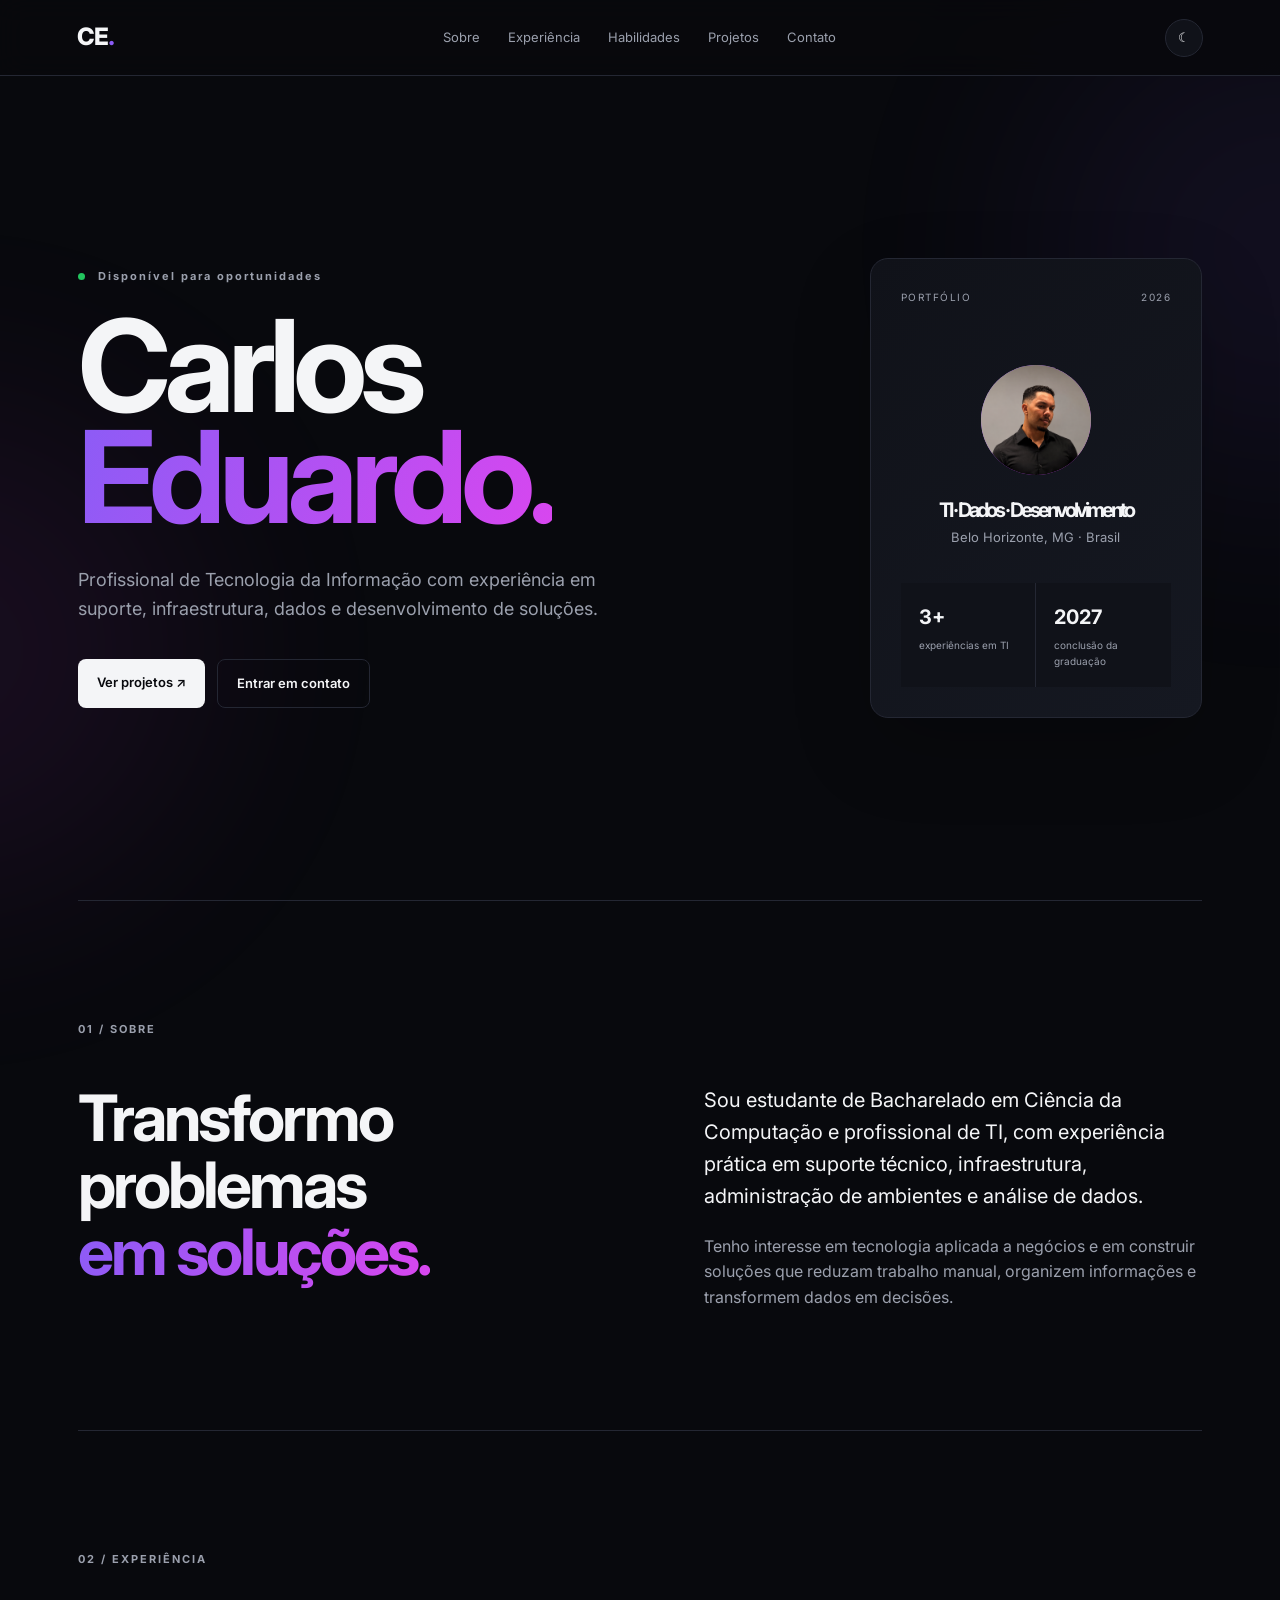
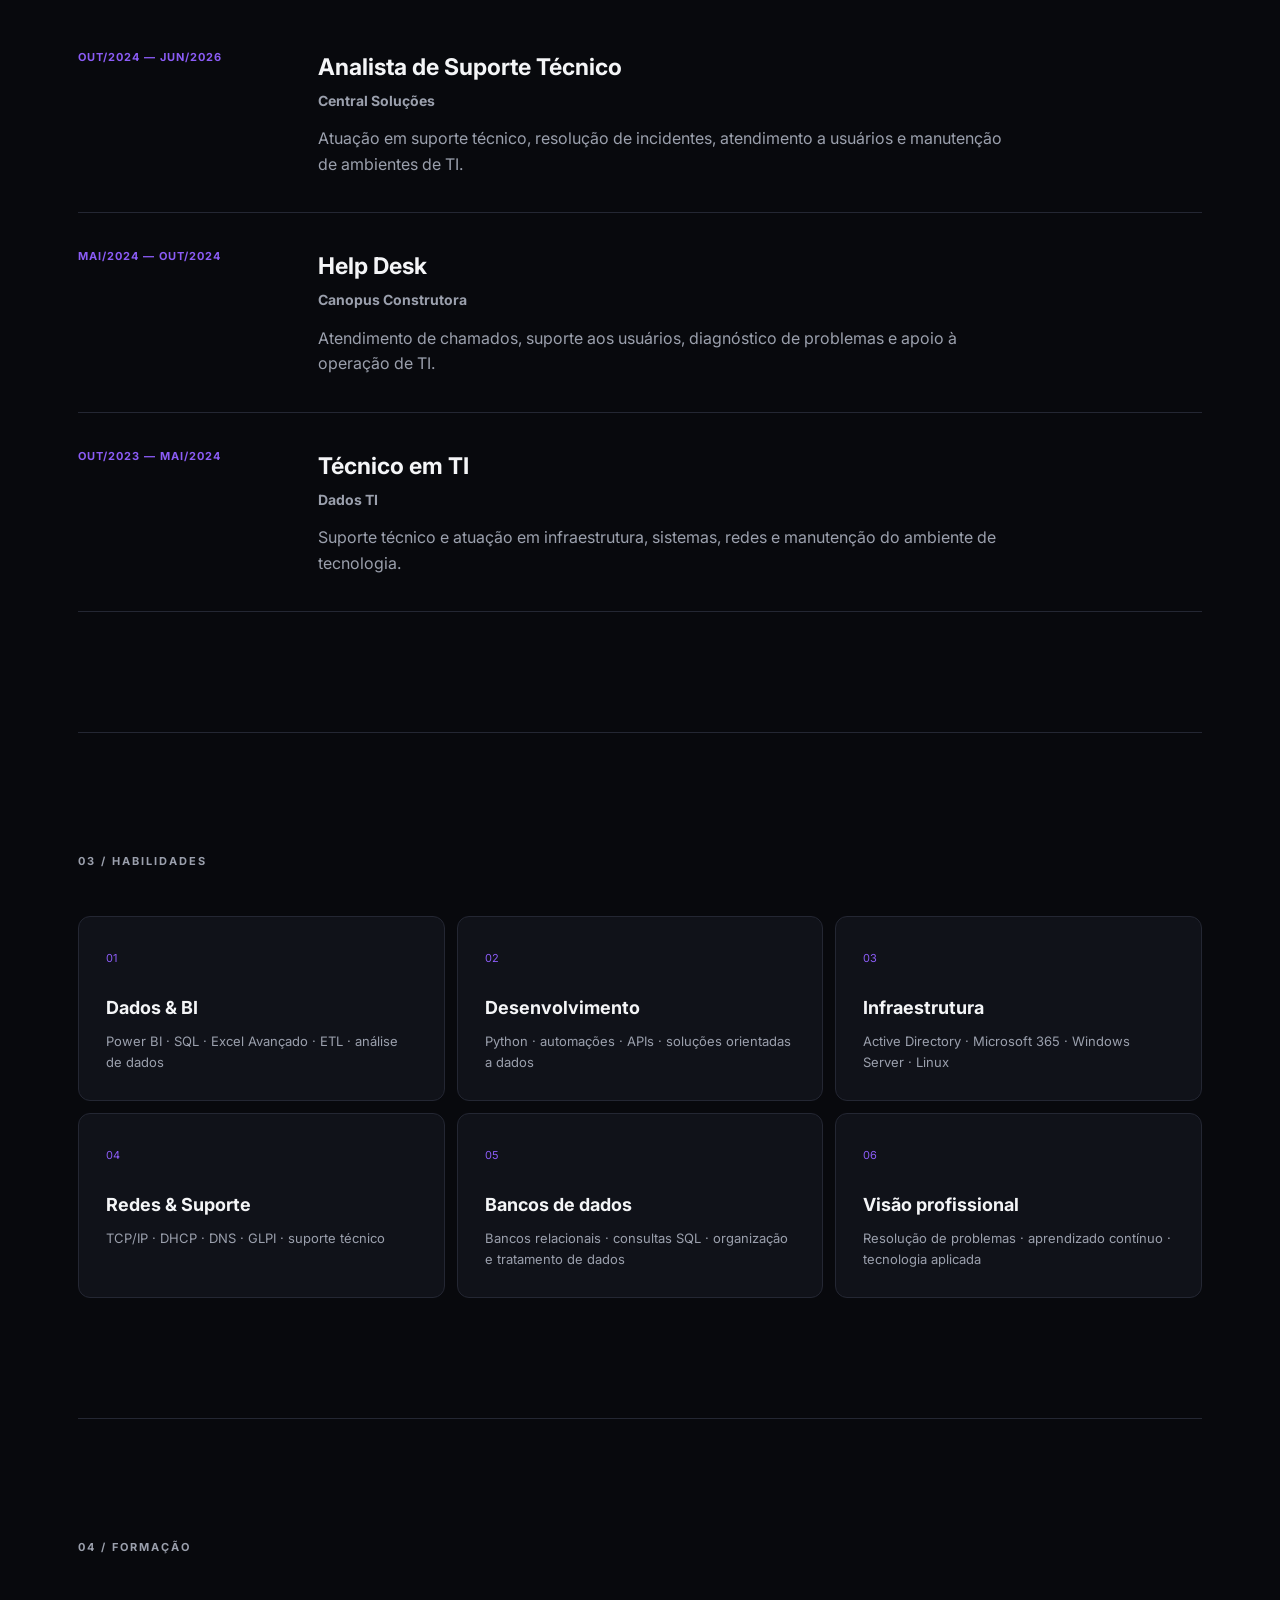
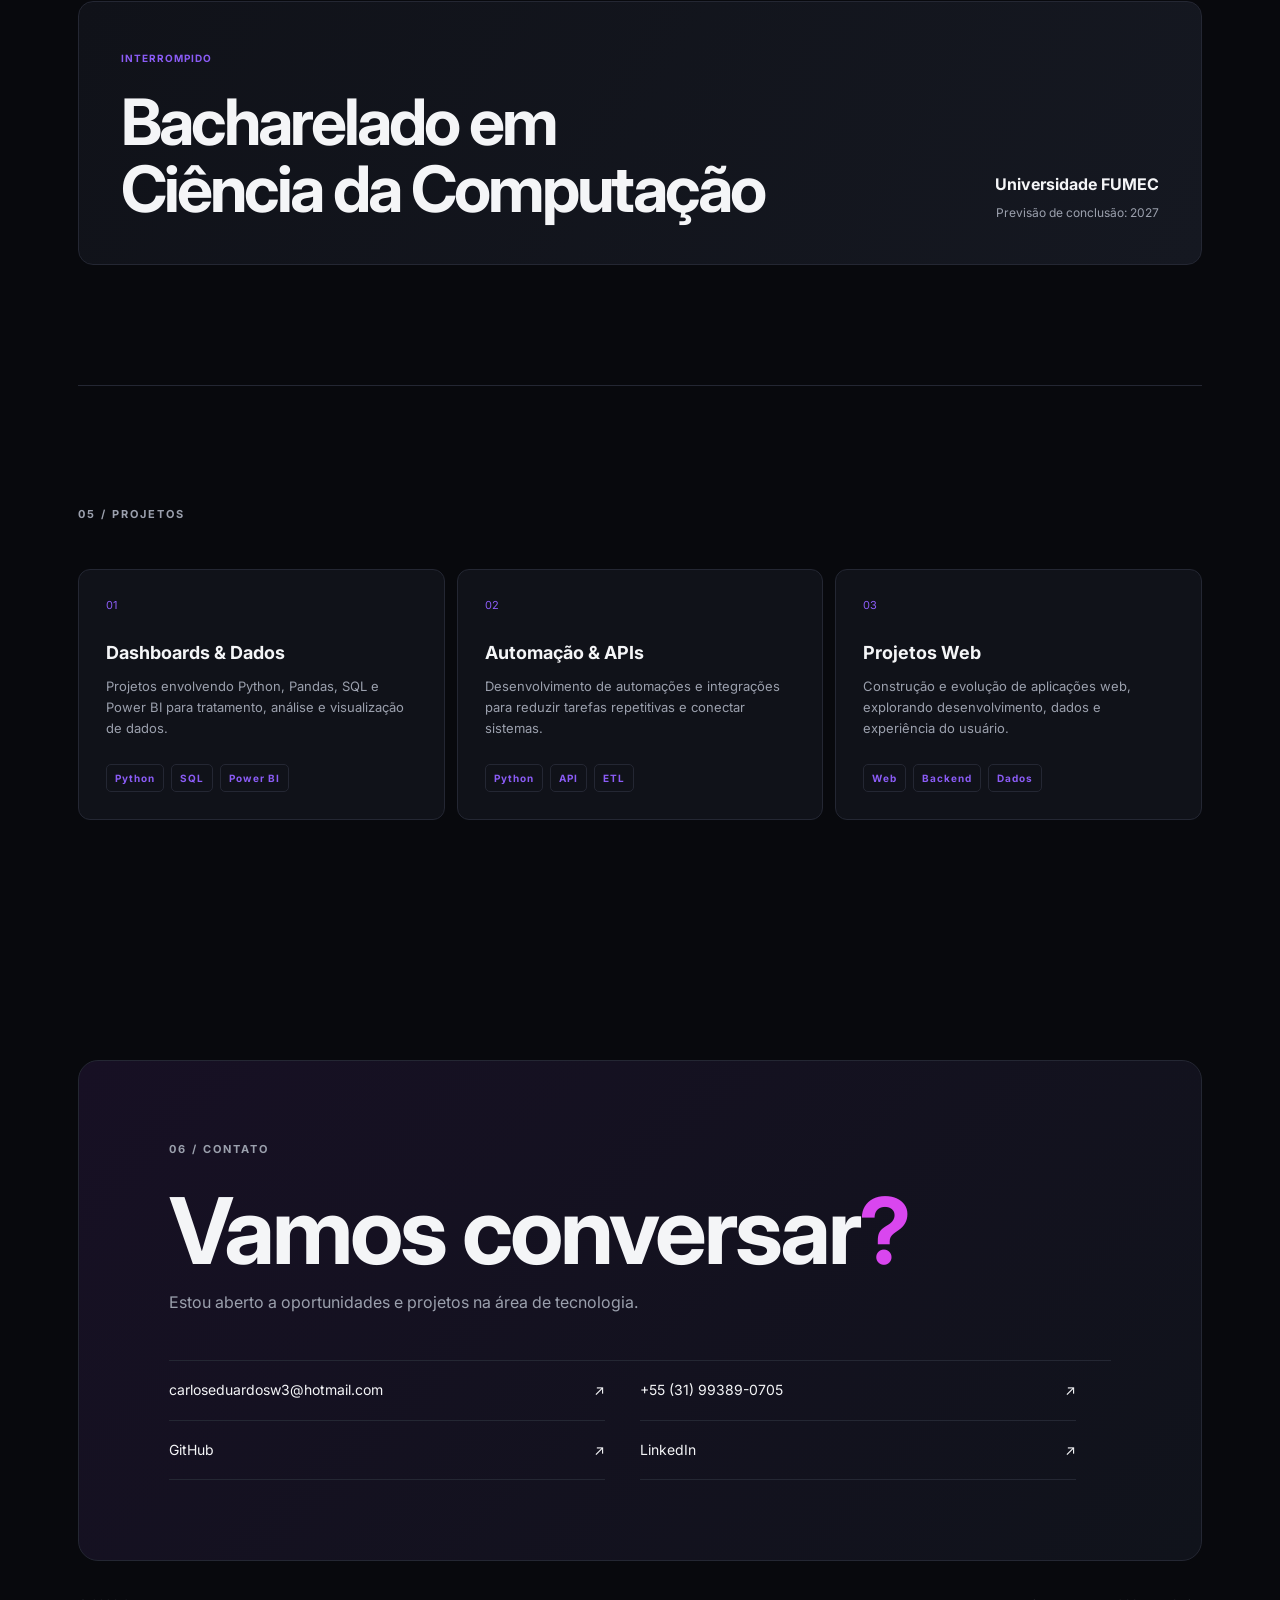
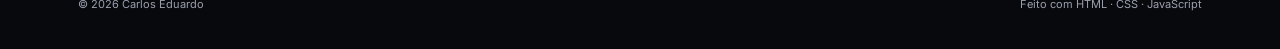
<file: index.html>
<!DOCTYPE html>
<html lang="pt-BR">
<head>
  <meta charset="UTF-8">
  <meta name="viewport" content="width=device-width, initial-scale=1.0">
  <meta name="description" content="Portfólio profissional de Carlos Eduardo — Tecnologia da Informação, suporte, dados e desenvolvimento.">
  <link rel="icon" type="image/png" href="assets/favicon.png">
  <title>Carlos Eduardo | Portfólio</title>
  <link rel="preconnect" href="https://fonts.googleapis.com">
  <link rel="preconnect" href="https://fonts.gstatic.com" crossorigin>
  <link href="https://fonts.googleapis.com/css2?family=Inter:wght@400;500;600;700;800&display=swap" rel="stylesheet">
  <link rel="stylesheet" href="style.css">
</head>
<body>
  <div class="bg-glow glow-1"></div>
  <div class="bg-glow glow-2"></div>

  <header class="topbar">
    <a class="brand" href="#inicio">CE<span>.</span></a>
    <nav>
      <a href="#sobre">Sobre</a>
      <a href="#experiencia">Experiência</a>
      <a href="#habilidades">Habilidades</a>
      <a href="#projetos">Projetos</a>
      <a href="#contato">Contato</a>
    </nav>
    <button class="theme-btn" id="themeToggle" aria-label="Alternar tema">☾</button>
  </header>

  <main>
    <section class="hero" id="inicio">
      <div class="hero-copy reveal">
        <div class="eyebrow"><span></span> Disponível para oportunidades</div>
        <h1>Carlos<br><em>Eduardo.</em></h1>
        <p class="hero-text">
          Profissional de Tecnologia da Informação com experiência em suporte,
          infraestrutura, dados e desenvolvimento de soluções.
        </p>
        <div class="hero-actions">
          <a class="btn primary" href="#projetos">Ver projetos <span>↗</span></a>
          <a class="btn secondary" href="#contato">Entrar em contato</a>
        </div>
      </div>

      <div class="hero-card reveal">
        <div class="card-top">
          <span>PORTFÓLIO</span>
          <span>2026</span>
        </div>
        <div class="avatar">
          <img src="assets/perfil.png" alt="Foto profissional de Carlos Eduardo">
        </div>
        <h2>TI · Dados · Desenvolvimento</h2>
        <p>Belo Horizonte, MG · Brasil</p>
        <div class="mini-stats">
          <div><strong>3+</strong><small>experiências em TI</small></div>
          <div><strong>2027</strong><small>conclusão da graduação</small></div>
        </div>
      </div>
    </section>

    <section class="section" id="sobre">
      <div class="section-label">01 / SOBRE</div>
      <div class="section-content two-col">
        <div>
          <h2>Transformo problemas<br><em>em soluções.</em></h2>
        </div>
        <div>
          <p class="lead">
            Sou estudante de Bacharelado em Ciência da Computação e profissional
            de TI, com experiência prática em suporte técnico, infraestrutura,
            administração de ambientes e análise de dados.
          </p>
          <p>
            Tenho interesse em tecnologia aplicada a negócios e em construir
            soluções que reduzam trabalho manual, organizem informações e
            transformem dados em decisões.
          </p>
        </div>
      </div>
    </section>

    <section class="section" id="experiencia">
      <div class="section-label">02 / EXPERIÊNCIA</div>
      <div class="timeline">
        <article class="timeline-item reveal">
          <div class="date">OUT/2024 — JUN/2026</div>
          <div>
            <h3>Analista de Suporte Técnico</h3>
            <h4>Central Soluções</h4>
            <p>Atuação em suporte técnico, resolução de incidentes, atendimento a usuários e manutenção de ambientes de TI.</p>
          </div>
        </article>

        <article class="timeline-item reveal">
          <div class="date">MAI/2024 — OUT/2024</div>
          <div>
            <h3>Help Desk</h3>
            <h4>Canopus Construtora</h4>
            <p>Atendimento de chamados, suporte aos usuários, diagnóstico de problemas e apoio à operação de TI.</p>
          </div>
        </article>

        <article class="timeline-item reveal">
          <div class="date">OUT/2023 — MAI/2024</div>
          <div>
            <h3>Técnico em TI</h3>
            <h4>Dados TI</h4>
            <p>Suporte técnico e atuação em infraestrutura, sistemas, redes e manutenção do ambiente de tecnologia.</p>
          </div>
        </article>
      </div>
    </section>

    <section class="section" id="habilidades">
      <div class="section-label">03 / HABILIDADES</div>
      <div class="skills-grid">
        <div class="skill-card reveal"><span>01</span><h3>Dados & BI</h3><p>Power BI · SQL · Excel Avançado · ETL · análise de dados</p></div>
        <div class="skill-card reveal"><span>02</span><h3>Desenvolvimento</h3><p>Python · automações · APIs · soluções orientadas a dados</p></div>
        <div class="skill-card reveal"><span>03</span><h3>Infraestrutura</h3><p>Active Directory · Microsoft 365 · Windows Server · Linux</p></div>
        <div class="skill-card reveal"><span>04</span><h3>Redes & Suporte</h3><p>TCP/IP · DHCP · DNS · GLPI · suporte técnico</p></div>
        <div class="skill-card reveal"><span>05</span><h3>Bancos de dados</h3><p>Bancos relacionais · consultas SQL · organização e tratamento de dados</p></div>
        <div class="skill-card reveal"><span>06</span><h3>Visão profissional</h3><p>Resolução de problemas · aprendizado contínuo · tecnologia aplicada</p></div>
      </div>
    </section>

    <section class="section" id="formacao">
      <div class="section-label">04 / FORMAÇÃO</div>
      <div class="education-card reveal">
        <div>
          <span class="tag">INTERROMPIDO</span>
          <h2>Bacharelado em<br>Ciência da Computação</h2>
        </div>
        <div class="education-meta">
          <strong>Universidade FUMEC</strong>
          <span>Previsão de conclusão: 2027</span>
        </div>
      </div>
    </section>

    <section class="section" id="projetos">
      <div class="section-label">05 / PROJETOS</div>
      <div class="projects-grid">
        <article class="project reveal">
          <div class="project-number">01</div>
          <h3>Dashboards & Dados</h3>
          <p>Projetos envolvendo Python, Pandas, SQL e Power BI para tratamento, análise e visualização de dados.</p>
          <div class="tags"><span>Python</span><span>SQL</span><span>Power BI</span></div>
        </article>
        <article class="project reveal">
          <div class="project-number">02</div>
          <h3>Automação & APIs</h3>
          <p>Desenvolvimento de automações e integrações para reduzir tarefas repetitivas e conectar sistemas.</p>
          <div class="tags"><span>Python</span><span>API</span><span>ETL</span></div>
        </article>
        <article class="project reveal">
          <div class="project-number">03</div>
          <h3>Projetos Web</h3>
          <p>Construção e evolução de aplicações web, explorando desenvolvimento, dados e experiência do usuário.</p>
          <div class="tags"><span>Web</span><span>Backend</span><span>Dados</span></div>
        </article>
      </div>
      
    </section>

    <section class="contact" id="contato">
      <div class="contact-inner reveal">
        <div class="section-label">06 / CONTATO</div>
        <h2>Vamos conversar<span>?</span></h2>
        <p>Estou aberto a oportunidades e projetos na área de tecnologia.</p>
        <div class="contact-links">
          <a href="mailto:carloseduardosw3@hotmail.com">carloseduardosw3@hotmail.com <span>↗</span></a>
          <a href="tel:+5531993890705">+55 (31) 99389-0705 <span>↗</span></a>
          <a href="https://github.com/BoltCadeirante" target="_blank" rel="noopener">GitHub <span>↗</span></a>
          <a href="https://www.linkedin.com/in/carloseduardobotto" target="_blank" rel="noopener">LinkedIn <span>↗</span></a>
        </div>
      </div>
    </section>
  </main>

  <footer>
    <span>© 2026 Carlos Eduardo</span>
    <span>Feito com HTML · CSS · JavaScript</span>
  </footer>

  <script src="script.js"></script>
</body>
</html>
</file>
<file: style.css>
*{box-sizing:border-box;margin:0;padding:0}
:root{--bg:#08090d;--surface:#101219;--surface2:#151821;--text:#f4f5f7;--muted:#9ba0ad;--line:#242733;--accent:#8b5cf6;--accent2:#d946ef}
body.light{--bg:#f5f6f8;--surface:#fff;--surface2:#eef0f4;--text:#111318;--muted:#5d6470;--line:#dfe2e8}
html{scroll-behavior:smooth}
body{font-family:Inter,system-ui,sans-serif;background:var(--bg);color:var(--text);line-height:1.6;overflow-x:hidden;transition:.3s}
a{color:inherit;text-decoration:none}
.topbar{height:76px;display:flex;align-items:center;justify-content:space-between;padding:0 6vw;border-bottom:1px solid var(--line);position:sticky;top:0;z-index:20;background:color-mix(in srgb,var(--bg) 88%,transparent);backdrop-filter:blur(14px)}
.brand{font-size:24px;font-weight:800;letter-spacing:-1px}.brand span{color:var(--accent)}
nav{display:flex;gap:28px}nav a{font-size:13px;color:var(--muted);transition:.2s}nav a:hover{color:var(--text)}
.theme-btn{border:1px solid var(--line);background:var(--surface);color:var(--text);border-radius:50%;width:38px;height:38px;cursor:pointer}
main{max-width:1180px;margin:auto;padding:0 28px}
.hero{min-height:calc(100vh - 76px);display:grid;grid-template-columns:1.35fr .65fr;align-items:center;gap:8vw;padding:80px 0}
.eyebrow,.section-label{font-size:11px;font-weight:700;letter-spacing:2px;color:var(--muted)}.eyebrow span{display:inline-block;width:7px;height:7px;background:#22c55e;border-radius:50%;margin-right:8px}
h1{font-size:clamp(64px,10vw,132px);line-height:.87;letter-spacing:-7px;margin:24px 0 34px}h1 em,h2 em{font-style:normal;background:linear-gradient(110deg,var(--accent),var(--accent2));-webkit-background-clip:text;color:transparent}
.hero-text{max-width:580px;font-size:18px;color:var(--muted)}
.hero-actions{display:flex;gap:12px;margin-top:35px}.btn{padding:13px 19px;border-radius:8px;font-size:13px;font-weight:600}.primary{background:var(--text);color:var(--bg)}.secondary{border:1px solid var(--line)}
.hero-card{background:linear-gradient(145deg,var(--surface),var(--surface2));border:1px solid var(--line);padding:30px;border-radius:18px;box-shadow:0 30px 80px #0003}
.card-top{display:flex;justify-content:space-between;font-size:10px;color:var(--muted);letter-spacing:1.5px}.avatar{width:110px;height:110px;border-radius:50%;display:grid;place-items:center;margin:60px auto 25px;background:linear-gradient(135deg,var(--accent),var(--accent2));font-size:32px;font-weight:800}.hero-card h2{font-size:20px;text-align:center}.hero-card>p{text-align:center;color:var(--muted);font-size:13px;margin-top:6px}.mini-stats{display:grid;grid-template-columns:1fr 1fr;gap:1px;background:var(--line);margin-top:35px}.mini-stats div{background:var(--surface);padding:18px}.mini-stats strong,.mini-stats small{display:block}.mini-stats strong{font-size:20px}.mini-stats small{color:var(--muted);font-size:10px;margin-top:4px}
.section{padding:120px 0;border-top:1px solid var(--line)}.section-content{margin-top:45px}.two-col{display:grid;grid-template-columns:1fr 1fr;gap:10vw}h2{font-size:clamp(36px,5vw,64px);line-height:1.05;letter-spacing:-3px}.lead{font-size:20px;color:var(--text);margin-bottom:22px}.two-col p:not(.lead){color:var(--muted);max-width:560px}
.timeline{margin-top:45px}.timeline-item{display:grid;grid-template-columns:190px 1fr;gap:50px;padding:35px 0;border-bottom:1px solid var(--line)}.date{font-size:11px;color:var(--accent);font-weight:700;letter-spacing:1px}.timeline-item h3{font-size:23px}.timeline-item h4{color:var(--muted);font-size:14px;margin:4px 0 14px}.timeline-item p{color:var(--muted);max-width:700px}
.skills-grid,.projects-grid{display:grid;grid-template-columns:repeat(3,1fr);gap:12px;margin-top:45px}.skill-card,.project{border:1px solid var(--line);background:var(--surface);padding:27px;border-radius:12px;min-height:180px;transition:.25s}.skill-card:hover,.project:hover{transform:translateY(-4px);border-color:var(--accent)}.skill-card span,.project-number{font-size:11px;color:var(--accent)}.skill-card h3,.project h3{margin:25px 0 8px;font-size:18px}.skill-card p,.project p{color:var(--muted);font-size:13px}
.education-card{margin-top:45px;padding:42px;display:flex;justify-content:space-between;gap:30px;background:linear-gradient(120deg,var(--surface),var(--surface2));border:1px solid var(--line);border-radius:15px}.education-card h2{margin-top:18px}.tag,.tags span{font-size:10px;letter-spacing:1px;color:var(--accent);font-weight:700}.education-meta{display:flex;flex-direction:column;justify-content:flex-end;text-align:right}.education-meta span{color:var(--muted);font-size:12px;margin-top:5px}
.tags{display:flex;gap:7px;margin-top:25px}.tags span{padding:5px 8px;border:1px solid var(--line);border-radius:5px}
.contact{margin:120px 0 0;background:linear-gradient(135deg,#171024,#10131b);border:1px solid var(--line);border-radius:20px;padding:80px 7vw}.contact h2{font-size:clamp(48px,8vw,92px);margin:25px 0 10px}.contact h2 span{color:var(--accent2)}.contact p{color:var(--muted)}.contact-links{display:grid;grid-template-columns:1fr 1fr;margin-top:45px;border-top:1px solid var(--line)}.contact-links a{padding:18px 0;border-bottom:1px solid var(--line);font-size:14px;display:flex;justify-content:space-between;margin-right:35px}.contact-links a:hover{color:var(--accent2)}
footer{max-width:1180px;margin:0 auto;padding:35px 28px;display:flex;justify-content:space-between;color:var(--muted);font-size:11px}
.bg-glow{position:fixed;width:500px;height:500px;border-radius:50%;filter:blur(120px);opacity:.08;pointer-events:none;z-index:-1}.glow-1{background:var(--accent);top:0;right:-250px}.glow-2{background:var(--accent2);bottom:0;left:-300px}
.reveal{opacity:0;transform:translateY(20px);transition:opacity .7s ease,transform .7s ease}.reveal.visible{opacity:1;transform:none}
@media(max-width:800px){nav{display:none}.topbar{padding:0 22px}main{padding:0 20px}.hero{grid-template-columns:1fr;padding:70px 0}.hero-card{max-width:500px}.two-col{grid-template-columns:1fr;gap:35px}.skills-grid,.projects-grid{grid-template-columns:1fr 1fr}.timeline-item{grid-template-columns:1fr;gap:8px}.education-card{flex-direction:column}.education-meta{text-align:left;margin-top:20px}.contact-links{grid-template-columns:1fr}.contact-links a{margin-right:0}footer{padding:30px 20px;gap:20px;flex-direction:column}}
@media(max-width:500px){h1{letter-spacing:-4px}.skills-grid,.projects-grid{grid-template-columns:1fr}.hero-card{padding:22px}.section{padding:85px 0}}


.avatar{overflow:hidden}
.avatar img{
  width:100%;
  height:100%;
  display:block;
  object-fit:cover;
  object-position:center top;
}
</file>
